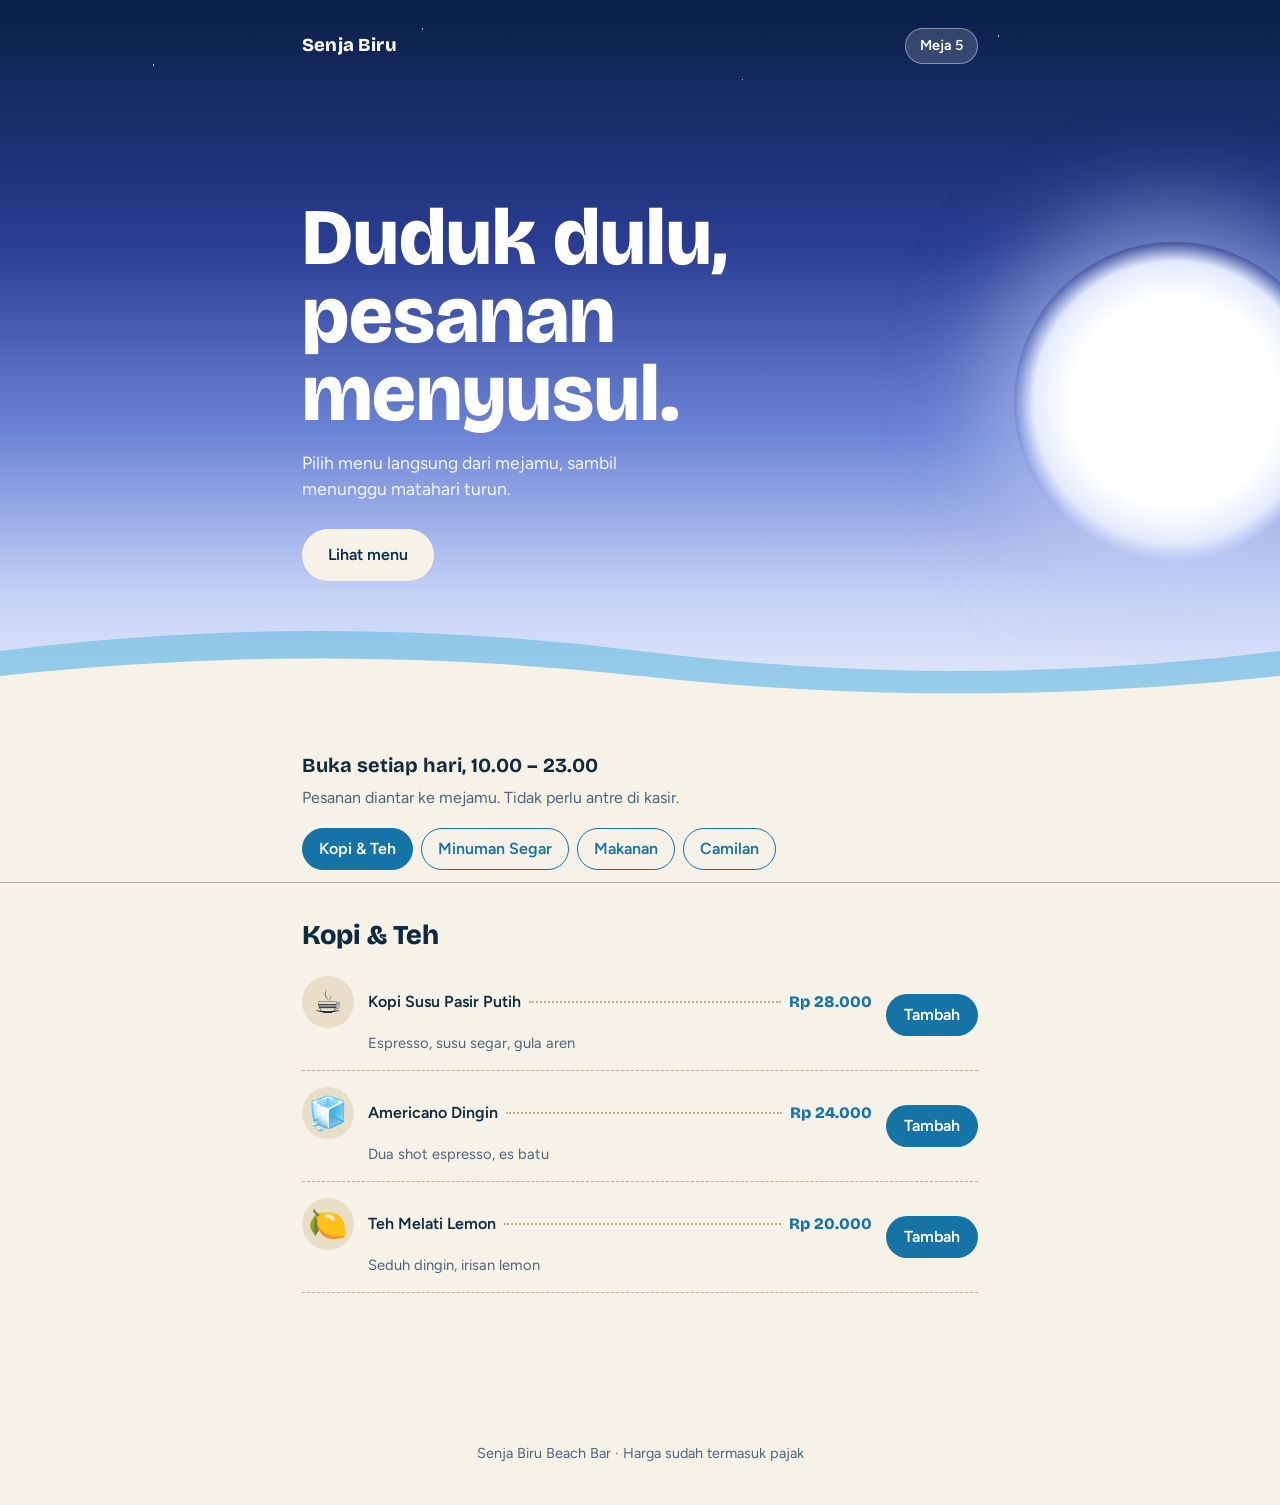
<file: index.html>
<!DOCTYPE html>
<html lang="id">
<head>
<meta charset="utf-8">
<meta name="viewport" content="width=device-width, initial-scale=1, viewport-fit=cover">
<title>Senja Biru Beach Bar</title>
<link rel="preconnect" href="https://fonts.googleapis.com">
<link rel="preconnect" href="https://fonts.gstatic.com" crossorigin>
<link href="https://fonts.googleapis.com/css2?family=Bricolage+Grotesque:opsz,wght@12..96,500;12..96,800&family=Figtree:wght@400;500;600&display=swap" rel="stylesheet">
<link rel="stylesheet" href="style.css">
</head>
<body>
<header class="hero">
  <div class="stars"></div>
  <div class="sun"></div>
  <div class="hero-in">
    <div class="top"><span class="brand">Senja Biru</span><span class="chip" id="meja">Meja 5</span></div>
    <h1>Duduk dulu, pesanan menyusul.</h1>
    <p class="lead">Pilih menu langsung dari mejamu, sambil menunggu matahari turun.</p>
    <a class="cta" href="#menu">Lihat menu</a>
  </div>
  <div class="waves" aria-hidden="true">
    <svg class="w2" viewBox="0 0 1200 130" preserveAspectRatio="none"><path d="M0 60 Q150 20 300 60 T600 60 T900 60 T1200 60 V130 H0Z" fill="#4FB3D9" fill-opacity=".55"/></svg>
    <svg class="w1" viewBox="0 0 1200 130" preserveAspectRatio="none"><path d="M0 85 Q150 50 300 85 T600 85 T900 85 T1200 85 V130 H0Z" style="fill:var(--sand)"/></svg>
  </div>
</header>

<section class="info">
  <strong>Buka setiap hari, 10.00 – 23.00</strong>
  <span>Pesanan diantar ke mejamu. Tidak perlu antre di kasir.</span>
</section>

<div class="tabs" id="menu"><div class="tabs-in" role="tablist" id="tabs"></div></div>
<main id="list" aria-live="polite"></main>
<footer>Senja Biru Beach Bar · Harga sudah termasuk pajak</footer>

<div class="bar" id="bar"><button id="openCart"><span id="barQty"></span><span id="barTotal"></span></button></div>
<div class="sheet" id="sheet" role="dialog" aria-modal="true" aria-label="Pesananmu">
  <div class="panel">
    <h2>Pesananmu</h2>
    <div id="rows"></div>
    <div class="form">
      <label class="fld">Atas nama<input id="fNama" type="text" maxlength="30" autocomplete="given-name" placeholder="Nama kamu"></label>
      <label class="fld">No. meja<input id="fMeja" type="text" maxlength="4" autocomplete="off" placeholder="5"></label>
      <label class="fld full">Nomor WhatsApp (opsional)<input id="fWa" type="tel" inputmode="tel" maxlength="16" autocomplete="tel" placeholder="081234567890"></label>
      <label class="fld full">Catatan pesanan (opsional)<textarea id="fCatatan" maxlength="140" placeholder="Contoh: less sugar, tanpa pedas"></textarea></label>
    </div>
    <p class="err" id="fErr" role="alert"></p>
    <div class="tot"><span>Total</span><span id="total"></span></div>
    <button class="pay" id="pay">Bayar sekarang</button>
    <button class="close" id="close">Kembali ke menu</button>
  </div>
</div>
<div class="toast" id="toast" role="status"></div>

<script src="script.js"></script>
</body>
</html>
</file>
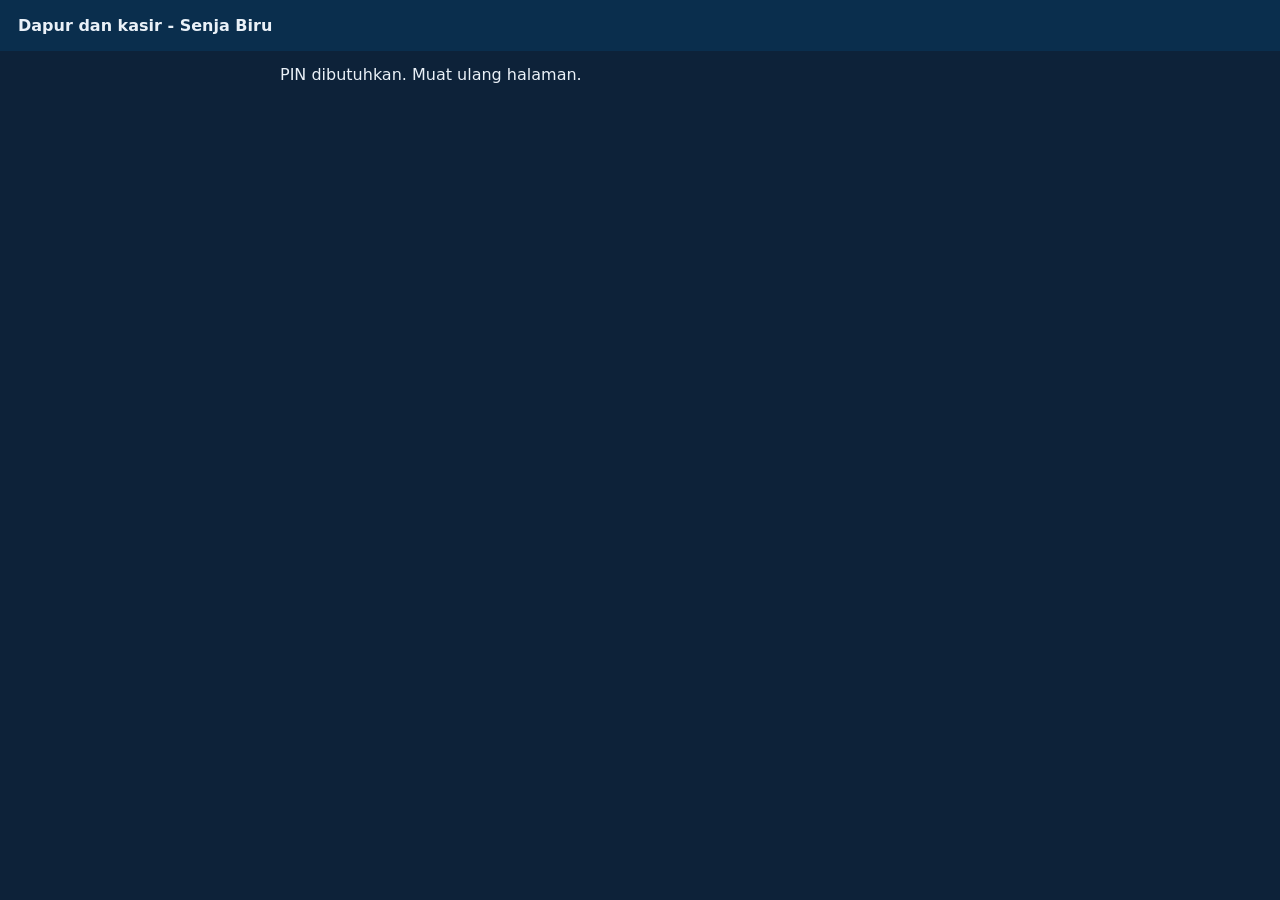
<file: dapur.html>
<!DOCTYPE html>
<html lang="id">
<head>
<meta charset="utf-8">
<meta name="viewport" content="width=device-width, initial-scale=1">
<title>Dapur - Senja Biru</title>
<style>
body{margin:0;font-family:system-ui,sans-serif;background:#0D2239;color:#EAF1F8}
header{padding:16px 18px;background:#0A2E4D;font-weight:700}
#list{padding:14px;display:grid;gap:12px;max-width:720px;margin:0 auto}
.o{background:#12304D;border:1.5px solid #4FB3D9;border-radius:14px;padding:14px}
.o.selesai{opacity:.55;border-color:#3C5A78}
.top{display:flex;justify-content:space-between;font-weight:700;font-size:1.15rem;margin-bottom:6px}
.it{display:flex;justify-content:space-between;padding:5px 0;border-top:1px dashed #3C5A78}
.cat{color:#C4CFF5;margin-top:8px}
.meta{color:#A5BBD0;font-size:.9rem}
button{font:inherit;background:#1673A6;color:#fff;border:0;border-radius:10px;padding:11px 18px;margin-top:10px}
</style>
</head>
<body>
<header>Dapur dan kasir - Senja Biru</header>
<div id="list">Memuat...</div>
<script>
let pin=sessionStorage.getItem("pin")||"";
const $=id=>document.getElementById(id);
const rp=n=>"Rp "+n.toLocaleString("id-ID");
const esc=s=>String(s).replace(/[&<>"]/g,c=>({"&":"&amp;","<":"&lt;",">":"&gt;",'"':"&quot;"}[c]));
let timer=null;
async function load(){
  if(!pin){pin=prompt("Masukkan PIN dapur")||"";if(!pin){$("list").textContent="PIN dibutuhkan. Muat ulang halaman.";return}}
  const r=await fetch("/api/orders",{headers:{"x-pin":pin}});
  if(r.status===401){sessionStorage.removeItem("pin");pin="";clearInterval(timer);$("list").textContent="PIN salah. Muat ulang halaman.";return}
  sessionStorage.setItem("pin",pin);
  const data=await r.json();
  $("list").innerHTML=data.length?data.map(o=>{
    const t=new Date(o.paidAt||o.createdAt).toLocaleTimeString("id-ID",{hour:"2-digit",minute:"2-digit"});
    return `<div class="o ${o.status}"><div class="top"><span>Meja ${esc(o.meja)}</span><span>${esc(o.nama)}</span></div><div class="meta">${o.id} - ${t}</div>`+
      o.items.map(i=>`<div class="it"><span>${i.qty}x ${esc(i.name)}</span><span>${rp(i.price*i.qty)}</span></div>`).join("")+
      `<div class="it"><b>Total</b><b>${rp(o.total)}</b></div>`+
      (o.catatan?`<div class="cat">Catatan: ${esc(o.catatan)}</div>`:"")+
      (o.wa?`<div class="meta">WhatsApp: ${esc(o.wa)}</div>`:"")+
      (o.status==="lunas"?`<button onclick="done('${o.id}')">Tandai selesai</button>`:"")+`</div>`;
  }).join(""):"<p>Belum ada pesanan lunas.</p>";
}
async function done(id){
  await fetch("/api/orders",{method:"POST",headers:{"x-pin":pin,"Content-Type":"application/json"},body:JSON.stringify({id:id})});
  load();
}
load();
timer=setInterval(load,5000);
</script>
</body>
</html>
</file>
<file: style.css>
:root{
  --deep:#0A2E4D;--ocean:#1673A6;--aqua:#4FB3D9;--dusk:#4A5FB8;--glow:#C4CFF5;
  --sand:#F7F2E8;--sand2:#E9DfC8;--ink:#0F2A3F;--muted:#4D6478;--line:#B9AE95;--card:#FFFFFF;
  --display:"Bricolage Grotesque","Trebuchet MS",system-ui,sans-serif;
  --body:"Figtree",system-ui,-apple-system,"Segoe UI",sans-serif;
  box-sizing:border-box;padding-top:env(safe-area-inset-top,0px);padding-bottom:env(safe-area-inset-bottom,0px);
}
@media (prefers-color-scheme:dark){
  :root:not([data-theme="light"]){--sand:#0D2239;--sand2:#16385A;--ink:#EAF1F8;--muted:#A5BBD0;--line:#3C5A78;--card:#12304D}
}
:root[data-theme="dark"]{--sand:#0D2239;--sand2:#16385A;--ink:#EAF1F8;--muted:#A5BBD0;--line:#3C5A78;--card:#12304D}
*,*::before,*::after{box-sizing:border-box}
html{scroll-padding-top:calc(env(safe-area-inset-top,0px) + 64px);scroll-behavior:smooth}
body{margin:0;background:var(--sand);color:var(--ink);font-family:var(--body);font-size:16px;line-height:1.5}
button{font:inherit;cursor:pointer}
:focus-visible{outline:3px solid var(--aqua);outline-offset:2px}

/* HERO */
.hero{position:relative;min-height:80svh;overflow:hidden;color:#fff;
  background:linear-gradient(180deg,#0A1F45 0%,#2A3D92 34%,#6C84D6 60%,#C4CFF5 82%,#EAF0FB 100%)}
.stars{position:absolute;inset:0 0 50% 0;background-image:radial-gradient(1.5px 1.5px at 12% 18%,#fff 50%,transparent 51%),radial-gradient(1.5px 1.5px at 33% 8%,#fff 50%,transparent 51%),radial-gradient(1px 1px at 58% 22%,#fff 50%,transparent 51%),radial-gradient(1.5px 1.5px at 78% 10%,#fff 50%,transparent 51%),radial-gradient(1px 1px at 90% 28%,#fff 50%,transparent 51%);opacity:.7}
.sun{position:absolute;right:-6vmin;bottom:22%;width:min(56vmin,320px);aspect-ratio:1;border-radius:50%;
  background:radial-gradient(circle at 50% 50%,#FFFFFF 0 46%,#E4EBFF 62%,rgba(196,207,245,0) 72%);
  box-shadow:0 0 90px 30px rgba(196,207,245,.55);animation:set 14s ease-out 1 both}
@keyframes set{from{transform:translateY(-34%)}to{transform:translateY(0)}}
.hero-in{position:relative;z-index:2;max-width:720px;margin:0 auto;padding:28px 22px 0}
.top{display:flex;justify-content:space-between;align-items:center;gap:12px}
.brand{font-family:var(--display);font-weight:800;font-size:1.15rem;letter-spacing:.01em}
.chip{background:rgba(255,255,255,.16);border:1px solid rgba(255,255,255,.4);border-radius:999px;padding:6px 14px;font-weight:600;font-size:.9rem;backdrop-filter:blur(6px)}
h1{font-family:var(--display);font-weight:800;font-size:clamp(2.6rem,12vw,5rem);line-height:.98;margin:15svh 0 16px;max-width:9em;text-wrap:balance}
.lead{max-width:30ch;font-size:1.1rem;margin:0 0 26px;color:#F2F5FF}
.cta{display:inline-block;background:var(--sand);color:var(--deep);border:0;border-radius:999px;padding:14px 26px;font-weight:600;text-decoration:none}
.waves{position:absolute;left:0;right:0;bottom:-1px;height:130px;z-index:1;overflow:hidden}
.waves svg{position:absolute;left:0;bottom:0;width:200%;height:100%}
.w1{animation:drift 16s linear infinite}
.w2{animation:drift 24s linear infinite reverse;opacity:.9}
@keyframes drift{to{transform:translateX(-50%)}}

/* INFO */
.info{max-width:720px;margin:0 auto;padding:30px 22px 6px;display:grid;gap:6px;color:var(--muted)}
.info strong{color:var(--ink);font-family:var(--display);font-size:1.25rem}

/* MENU */
.tabs{position:sticky;top:env(safe-area-inset-top,0px);z-index:5;background:var(--sand);border-bottom:1px solid var(--line)}
.tabs-in{max-width:720px;margin:0 auto;display:flex;gap:8px;overflow-x:auto;padding:12px 22px}
.tab{flex:none;border:1.5px solid var(--ocean);background:transparent;color:var(--ocean);border-radius:999px;padding:8px 16px;font-weight:600}
.tab[aria-selected="true"]{background:var(--ocean);color:#fff}
@media (prefers-color-scheme:dark){:root:not([data-theme="light"]) .tab{color:var(--aqua);border-color:var(--aqua)}:root:not([data-theme="light"]) .tab[aria-selected="true"]{background:var(--aqua);color:var(--deep)}}
main{max-width:720px;margin:0 auto;padding:10px 22px 150px}
.cat-title{font-family:var(--display);font-weight:800;font-size:1.7rem;margin:22px 0 4px}
.item{display:grid;grid-template-columns:auto 1fr auto;gap:6px 14px;align-items:center;padding:16px 0;border-bottom:1px dashed var(--line)}
.emo{font-size:2rem;width:52px;height:52px;display:grid;place-items:center;background:var(--sand2);border-radius:50%}
.nm{display:flex;align-items:baseline;gap:8px;font-weight:600}
.nm::after{content:"";flex:1;border-bottom:2px dotted var(--line);order:1;transform:translateY(-4px)}
.nm .pr{order:2;font-family:var(--display);font-weight:800;color:var(--ocean)}
@media (prefers-color-scheme:dark){:root:not([data-theme="light"]) .nm .pr{color:var(--aqua)}}
.ds{grid-column:2;color:var(--muted);font-size:.92rem;margin-top:-2px}
.act{grid-column:3;grid-row:1 / span 2}
.add{background:var(--ocean);color:#fff;border:0;border-radius:999px;padding:9px 18px;font-weight:600}
.step{display:inline-flex;align-items:center;gap:4px;background:var(--sand2);border-radius:999px;padding:3px}
.step button{width:34px;height:34px;border-radius:50%;border:0;background:var(--ocean);color:#fff;font-size:1.2rem;line-height:1}
.step span{min-width:24px;text-align:center;font-weight:600}

/* CART */
.bar{position:fixed;left:0;right:0;bottom:0;z-index:10;padding:12px 16px calc(12px + env(safe-area-inset-bottom,0px));display:none}
.bar.on{display:block}
.bar button{width:100%;max-width:688px;margin:0 auto;display:flex;justify-content:space-between;align-items:center;background:var(--deep);color:#fff;border:0;border-radius:18px;padding:16px 20px;font-weight:600;box-shadow:0 8px 28px rgba(10,46,77,.35)}
.sheet{position:fixed;inset:0;z-index:20;background:rgba(6,24,42,.55);display:none;align-items:flex-end}
.sheet.on{display:flex}
.panel{width:100%;max-width:720px;margin:0 auto;max-height:86svh;overflow:auto;background:var(--sand);border-radius:24px 24px 0 0;padding:22px 22px calc(22px + env(safe-area-inset-bottom,0px));animation:up .22s ease-out}
@keyframes up{from{transform:translateY(40px);opacity:0}}
.panel h2{font-family:var(--display);margin:0 0 4px;font-size:1.5rem}
.row{display:flex;justify-content:space-between;gap:12px;padding:10px 0;border-bottom:1px dashed var(--line)}
.form{display:grid;grid-template-columns:2fr 1fr;gap:12px;padding:16px 0 0}
.fld{display:grid;gap:6px;font-weight:600;font-size:.92rem}
.fld input{font:inherit;font-size:16px;font-weight:400;color:var(--ink);background:var(--card);border:1.5px solid var(--line);border-radius:12px;padding:12px 14px;width:100%}
.fld input:focus-visible{border-color:var(--ocean)}
.fld.full{grid-column:1/-1}
.fld textarea{font:inherit;font-size:16px;font-weight:400;color:var(--ink);background:var(--card);border:1.5px solid var(--line);border-radius:12px;padding:12px 14px;width:100%;resize:vertical;min-height:72px}
.fld textarea:focus-visible{border-color:var(--ocean)}
.err{color:#C2410C;font-weight:600;min-height:1.4em;margin:10px 0 0}
@media (prefers-color-scheme:dark){:root:not([data-theme="light"]) .err{color:#FDBA74}}
.tot{display:flex;justify-content:space-between;font-family:var(--display);font-weight:800;font-size:1.3rem;padding:16px 0}
.pay{width:100%;background:var(--ocean);color:#fff;border:0;border-radius:14px;padding:15px;font-weight:600;font-size:1.05rem}
.close{background:none;border:0;color:var(--muted);padding:12px 0 0;width:100%}
.toast{position:fixed;left:50%;top:calc(env(safe-area-inset-top,0px) + 16px);transform:translateX(-50%);z-index:30;background:var(--deep);color:#fff;padding:12px 18px;border-radius:12px;max-width:90vw;display:none;text-align:center}
.toast.on{display:block}
footer{text-align:center;color:var(--muted);padding:0 22px 40px;font-size:.9rem}
@media (prefers-reduced-motion:reduce){.w1,.w2,.sun,.panel{animation:none}html{scroll-behavior:auto}}
</file>
